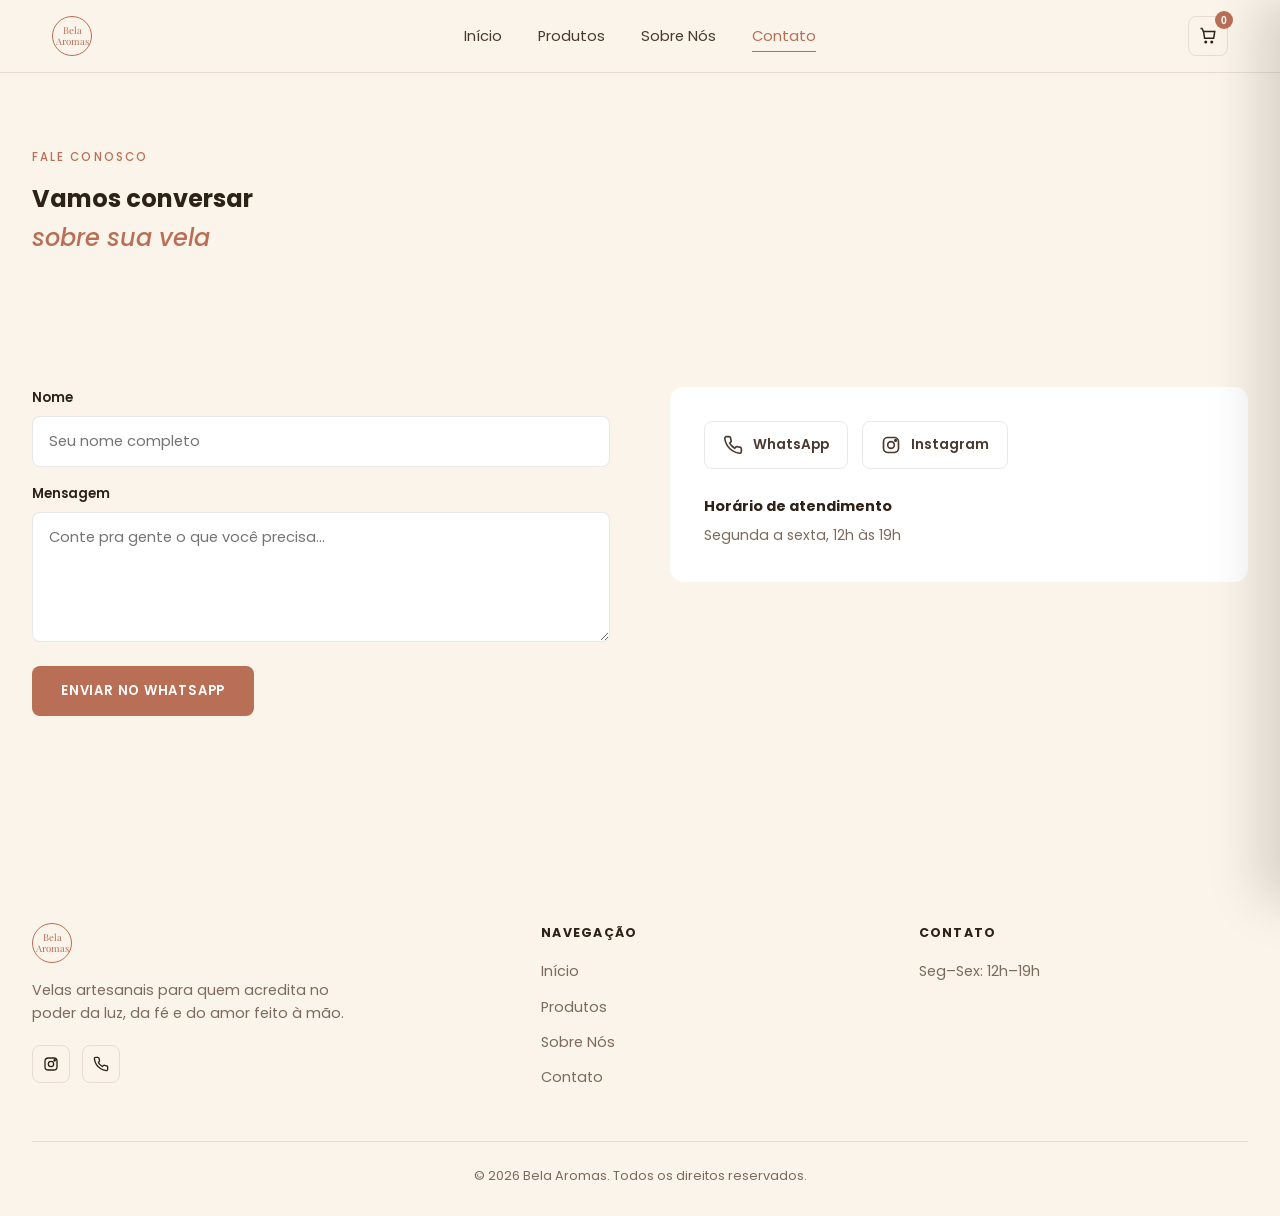
<file: contato.html>
<!DOCTYPE html>
<html lang="pt-BR">
<head>
  <meta charset="UTF-8">
  <meta name="viewport" content="width=device-width, initial-scale=1.0">
  <title>Contato — Bela Aromas</title>
  <link rel="stylesheet" href="css/style.css">
  <style>
    .contact-section { padding: 90px 32px; }
    .contact-grid {
      max-width: var(--max-width); margin: 0 auto;
      display: grid; grid-template-columns: 1fr 1fr; gap: 60px;
    }
    .contact-form { display: flex; flex-direction: column; gap: 16px; }
    .contact-form label { font-size: 0.82rem; font-weight: 600; color: var(--brown-900); margin-bottom: -8px; }
    .contact-form input, .contact-form textarea {
      padding: 14px 16px; border-radius: var(--radius-sm); border: 1px solid var(--border-soft);
      font-family: var(--font-body); font-size: 0.92rem; background: var(--white); width: 100%;
    }
    .contact-form textarea { min-height: 130px; resize: vertical; }
    .contact-form input:focus, .contact-form textarea:focus { outline: 2px solid var(--terracotta); outline-offset: 1px; }
    .contact-info-card {
      background: var(--white); border-radius: var(--radius-md); padding: 34px;
      display: flex; flex-direction: column; gap: 22px; height: fit-content;
    }
    .contact-icons-row { display: flex; gap: 14px; margin-bottom: 4px; }
    .contact-icon-btn {
      display: flex; align-items: center; gap: 10px;
      padding: 12px 18px; border: 1px solid var(--border-soft); border-radius: var(--radius-sm);
      color: var(--brown-700); font-size: 0.85rem; font-weight: 600;
      transition: all 0.2s ease;
    }
    .contact-icon-btn:hover {
      border-color: var(--terracotta); color: var(--terracotta-dark); background: var(--blush);
      transform: translateY(-2px);
    }
    .contact-info-item strong { display: block; font-size: 0.9rem; color: var(--brown-900); margin-bottom: 4px; }
    .contact-info-item span { font-size: 0.88rem; color: var(--brown-500); }
    @media (max-width: 900px) { .contact-grid { grid-template-columns: 1fr; } }
  </style>
</head>
<body>

  <header class="site-header">
    <nav class="nav">
      <a href="index.html" class="logo"><span class="logo-badge">Bela<br>Aromas</span></a>
      <ul class="nav-links" id="nav-links">
        <li><a href="index.html">Início</a></li>
        <li><a href="produtos.html">Produtos</a></li>
        <li><a href="sobre.html">Sobre Nós</a></li>
        <li><a href="contato.html" class="active">Contato</a></li>
      </ul>
      <div class="nav-icons">
        <button class="cart-btn" id="cart-btn" aria-label="Abrir carrinho">
          <svg width="18" height="18" viewBox="0 0 24 24" fill="none" stroke="currentColor" stroke-width="2">
            <path d="M6 6h15l-1.5 9h-12z"/><path d="M6 6L4 2H2"/><circle cx="9" cy="20" r="1"/><circle cx="17" cy="20" r="1"/>
          </svg>
          <span class="cart-count" id="cart-count">0</span>
        </button>
        <button class="menu-toggle" id="menu-toggle" aria-label="Abrir menu">
          <svg width="22" height="22" viewBox="0 0 24 24" fill="none" stroke="currentColor" stroke-width="2">
            <line x1="3" y1="6" x2="21" y2="6"/><line x1="3" y1="12" x2="21" y2="12"/><line x1="3" y1="18" x2="21" y2="18"/>
          </svg>
        </button>
      </div>
    </nav>
  </header>

  <section class="collection-hero">
    <div class="section-head align-left">
      <span class="eyebrow">Fale Conosco</span>
      <h1>Vamos conversar<br><span class="italic">sobre sua vela</span></h1>
    </div>
  </section>

  <section class="contact-section">
    <div class="contact-grid">
      <form class="contact-form" id="contact-form">
        <label for="name">Nome</label>
        <input type="text" id="name" placeholder="Seu nome completo" required>

        <label for="message">Mensagem</label>
        <textarea id="message" placeholder="Conte pra gente o que você precisa..." required></textarea>

        <button type="submit" class="btn btn-primary" style="margin-top:8px; align-self:flex-start;">Enviar no WhatsApp</button>
        <p class="form-msg" id="contact-msg"></p>
      </form>

      <div class="contact-info-card">
        <div class="contact-icons-row">
          <a href="https://wa.me/5537998332591" target="_blank" rel="noopener" class="contact-icon-btn" aria-label="WhatsApp">
            <svg width="20" height="20" viewBox="0 0 24 24" fill="none" stroke="currentColor" stroke-width="2"><path d="M22 16.9v3a2 2 0 0 1-2.2 2 19.8 19.8 0 0 1-8.6-3.1 19.5 19.5 0 0 1-6-6A19.8 19.8 0 0 1 2.1 4.2 2 2 0 0 1 4.1 2h3a2 2 0 0 1 2 1.7c.1.9.3 1.8.6 2.7a2 2 0 0 1-.5 2.1L8 9.8a16 16 0 0 0 6 6l1.3-1.3a2 2 0 0 1 2.1-.5c.9.3 1.8.5 2.7.6a2 2 0 0 1 1.9 2.3z"/></svg>
            <span>WhatsApp</span>
          </a>
          <a href="https://www.instagram.com/_bela.aromas/" target="_blank" rel="noopener" class="contact-icon-btn" aria-label="Instagram">
            <svg width="20" height="20" viewBox="0 0 24 24" fill="none" stroke="currentColor" stroke-width="2"><rect x="3" y="3" width="18" height="18" rx="5"/><circle cx="12" cy="12" r="4"/><circle cx="17.5" cy="6.5" r="1"/></svg>
            <span>Instagram</span>
          </a>
        </div>
        <div class="contact-info-item">
          <strong>Horário de atendimento</strong>
          <span>Segunda a sexta, 12h às 19h</span>
        </div>
      </div>
    </div>
  </section>

  <footer class="site-footer">
    <div class="footer-grid">
      <div class="footer-brand">
        <span class="logo-badge">Bela<br>Aromas</span>
        <p>Velas artesanais para quem acredita no poder da luz, da fé e do amor feito à mão.</p>
        <div class="footer-socials">
          <a href="https://www.instagram.com/_bela.aromas/" target="_blank" rel="noopener" aria-label="Instagram">
            <svg width="16" height="16" viewBox="0 0 24 24" fill="none" stroke="currentColor" stroke-width="2"><rect x="3" y="3" width="18" height="18" rx="5"/><circle cx="12" cy="12" r="4"/><circle cx="17.5" cy="6.5" r="1"/></svg>
          </a>
          <a href="https://wa.me/5537998332591" target="_blank" rel="noopener" aria-label="WhatsApp">
            <svg width="16" height="16" viewBox="0 0 24 24" fill="none" stroke="currentColor" stroke-width="2"><path d="M22 16.9v3a2 2 0 0 1-2.2 2 19.8 19.8 0 0 1-8.6-3.1 19.5 19.5 0 0 1-6-6A19.8 19.8 0 0 1 2.1 4.2 2 2 0 0 1 4.1 2h3a2 2 0 0 1 2 1.7c.1.9.3 1.8.6 2.7a2 2 0 0 1-.5 2.1L8 9.8a16 16 0 0 0 6 6l1.3-1.3a2 2 0 0 1 2.1-.5c.9.3 1.8.5 2.7.6a2 2 0 0 1 1.9 2.3z"/></svg>
          </a>
        </div>
      </div>
      <div class="footer-col">
        <h4>Navegação</h4>
        <ul>
          <li><a href="index.html">Início</a></li>
          <li><a href="produtos.html">Produtos</a></li>
          <li><a href="sobre.html">Sobre Nós</a></li>
          <li><a href="contato.html">Contato</a></li>
        </ul>
      </div>
      <div class="footer-col">
        <h4>Contato</h4>
        <ul>
          <li>Seg–Sex: 12h–19h</li>
        </ul>
      </div>
    </div>
    <div class="footer-bottom">© 2026 Bela Aromas. Todos os direitos reservados.</div>
  </footer>

  <div class="cart-overlay" id="cart-overlay"></div>
  <aside class="cart-drawer" id="cart-drawer">
    <div class="cart-header">
      <h3>Seu Carrinho</h3>
      <button class="cart-close" id="cart-close" aria-label="Fechar carrinho">✕</button>
    </div>
    <div class="cart-items" id="cart-items"></div>
    <div class="cart-footer">
      <div class="cart-total"><span>Total</span><span id="cart-total-value">R$ 0,00</span></div>
      <button class="btn btn-primary" onclick="openCheckout()">Finalizar Compra</button>
    </div>
  </aside>
  <!-- ===== Modal de checkout (WhatsApp) ===== -->
    <div class="checkout-overlay" id="checkout-overlay"></div>
  <div class="checkout-modal" id="checkout-modal">
    <div class="checkout-header">
      <h3>Finalizar Pedido</h3>
      <button class="checkout-close" id="checkout-close" aria-label="Fechar">✕</button>
    </div>
    <div class="checkout-body">
      <div class="checkout-summary" id="checkout-summary"></div>
      <div class="checkout-total-row">
        <span>Total</span>
        <span id="checkout-total-value">R$ 0,00</span>
      </div>

      <form class="checkout-form" id="checkout-form">
        <label class="field-label" for="checkout-name">Seu nome</label>
        <input type="text" id="checkout-name" placeholder="Como podemos te chamar?" required>

        <label class="field-label">Endereço para entrega (ou deixe em branco se for retirar na loja)</label>
        <div class="address-grid">
          <input type="text" id="checkout-street" placeholder="Rua">
          <input type="text" id="checkout-number" placeholder="Número">
        </div>
        <div class="address-grid">
          <input type="text" id="checkout-neighborhood" placeholder="Bairro">
          <input type="text" id="checkout-city" placeholder="Cidade">
        </div>

        <label class="field-label">Forma de pagamento</label>
        <div class="payment-options">
          <label class="payment-option" id="payment-cash-label">
            <input type="radio" name="payment" value="Dinheiro" id="payment-cash" disabled>
            <span>💵 Dinheiro (retirada)</span>
          </label>
          <label class="payment-option">
            <input type="radio" name="payment" value="Online" id="payment-online" checked>
            <span>💳 Pagar Online</span>
          </label>
        </div>
        <p class="cash-hint" id="cash-city-hint">Pagamento em dinheiro disponível apenas para entregas em Maravilhas/MG. Informe a cidade acima para liberar essa opção.</p>
        <p class="online-hint" id="online-hint">Você será levado(a) para a página segura do Mercado Pago, onde pode escolher Pix ou Cartão. Cartão disponível para pedidos a partir de R$ 50,00.</p>

        <label class="field-label" for="checkout-notes">Observações (opcional)</label>
        <textarea id="checkout-notes" placeholder="Complemento do endereço, cor da vela, horário..."></textarea>

        <div id="checkout-error" style="color:#B54B3F; font-size:0.85rem; display:none; margin-bottom:8px;"></div>

        <button type="submit" class="btn btn-primary" id="checkout-submit-btn">Continuar</button>
        <p class="checkout-hint">Você será direcionado ao WhatsApp da Bela Aromas para confirmar seu pedido.</p>
      </form>
    </div>
  </div>

  <script src="js/products-loader.js"></script>
  <script src="js/main.js"></script>
  <script>
    document.getElementById("contact-form").addEventListener("submit", function(e) {
      e.preventDefault();
      const name = document.getElementById("name").value.trim();
      const message = document.getElementById("message").value.trim();

      const text = `Olá! Meu nome é *${name}* e gostaria de falar com a Bela Aromas 🕯️\n\n${message}`;
      const url = `https://wa.me/5537998332591?text=${encodeURIComponent(text)}`;

      window.open(url, "_blank");
      document.getElementById("contact-msg").textContent = "Você será direcionado ao WhatsApp para enviar sua mensagem. 🕯️";
      this.reset();
    });
  </script>
</body>
</html>
</file>
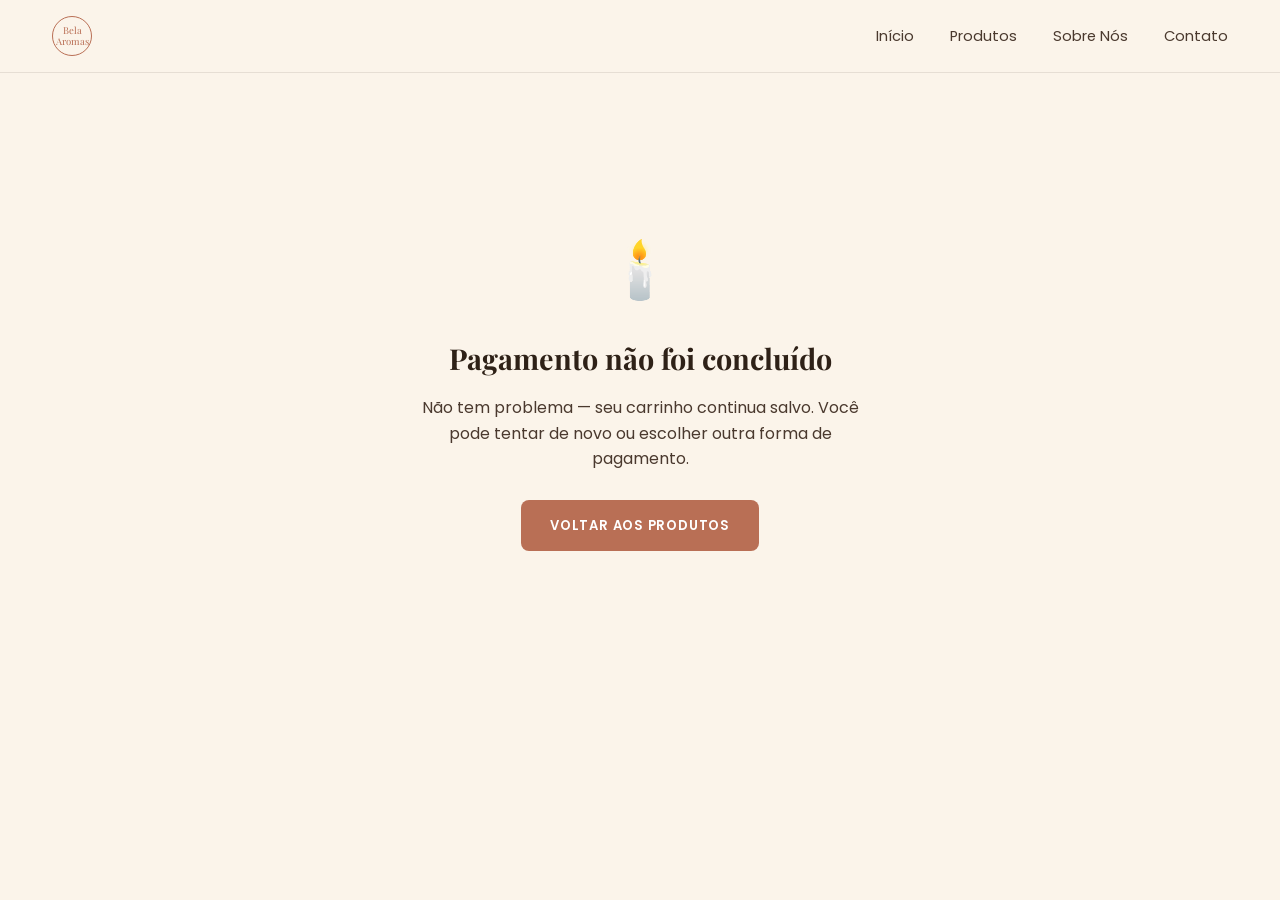
<file: falha.html>
<!DOCTYPE html>
<html lang="pt-BR">
<head>
  <meta charset="UTF-8">
  <meta name="viewport" content="width=device-width, initial-scale=1.0">
  <title>Pagamento não concluído — Bela Aromas</title>
  <link rel="stylesheet" href="css/style.css">
  <style>
    .result-section {
      min-height: 70vh;
      display: flex;
      align-items: center;
      justify-content: center;
      padding: 60px 24px;
      text-align: center;
    }
    .result-card { max-width: 480px; }
    .result-icon { font-size: 3.5rem; margin-bottom: 20px; }
    .result-card h1 {
      font-family: var(--font-display);
      font-size: 1.8rem;
      margin-bottom: 14px;
    }
    .result-card p {
      color: var(--brown-700);
      margin-bottom: 28px;
    }
  </style>
</head>
<body>

  <header class="site-header">
    <nav class="nav">
      <a href="index.html" class="logo"><span class="logo-badge">Bela<br>Aromas</span></a>
      <ul class="nav-links" id="nav-links">
        <li><a href="index.html">Início</a></li>
        <li><a href="produtos.html">Produtos</a></li>
        <li><a href="sobre.html">Sobre Nós</a></li>
        <li><a href="contato.html">Contato</a></li>
      </ul>
    </nav>
  </header>

  <section class="result-section">
    <div class="result-card">
      <div class="result-icon">🕯️</div>
      <h1>Pagamento não foi concluído</h1>
      <p>Não tem problema — seu carrinho continua salvo. Você pode tentar de novo ou escolher outra forma de pagamento.</p>
      <a href="produtos.html" class="btn btn-primary">Voltar aos Produtos</a>
    </div>
  </section>

</body>
</html>
</file>
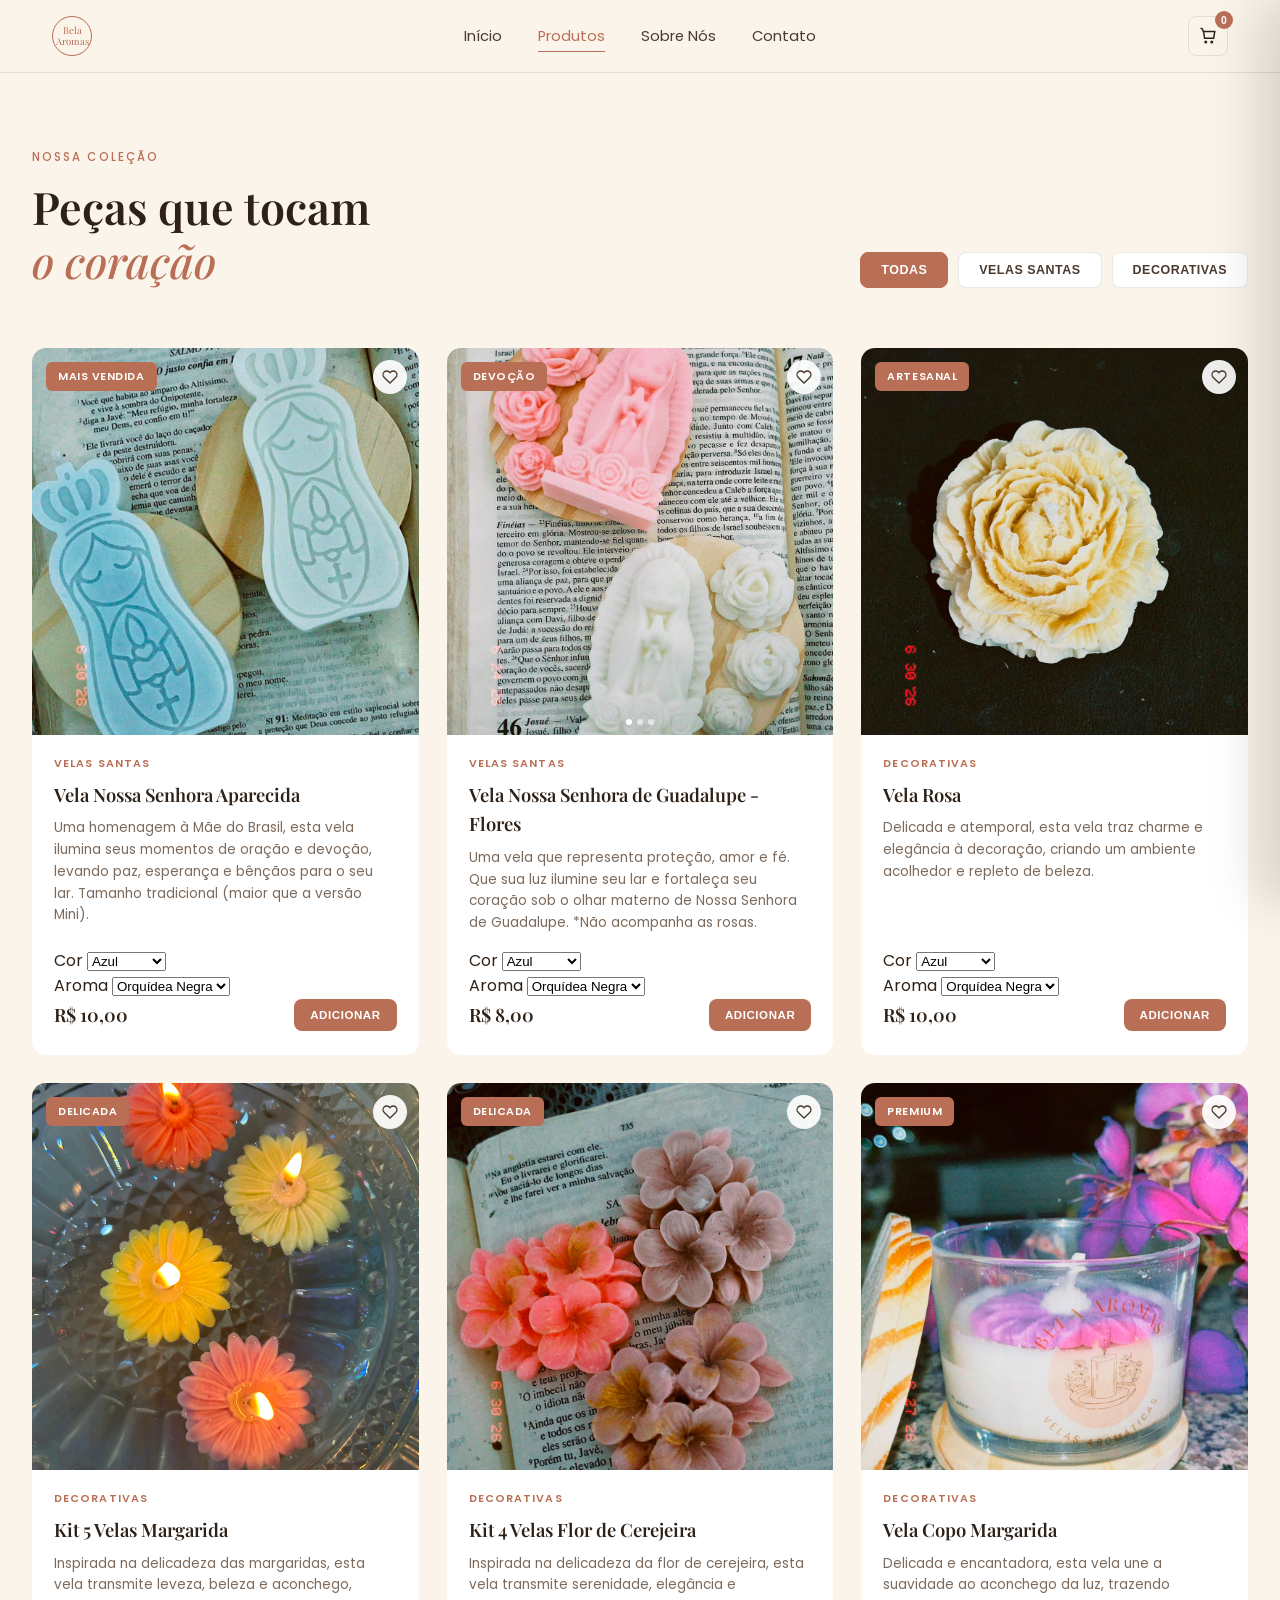
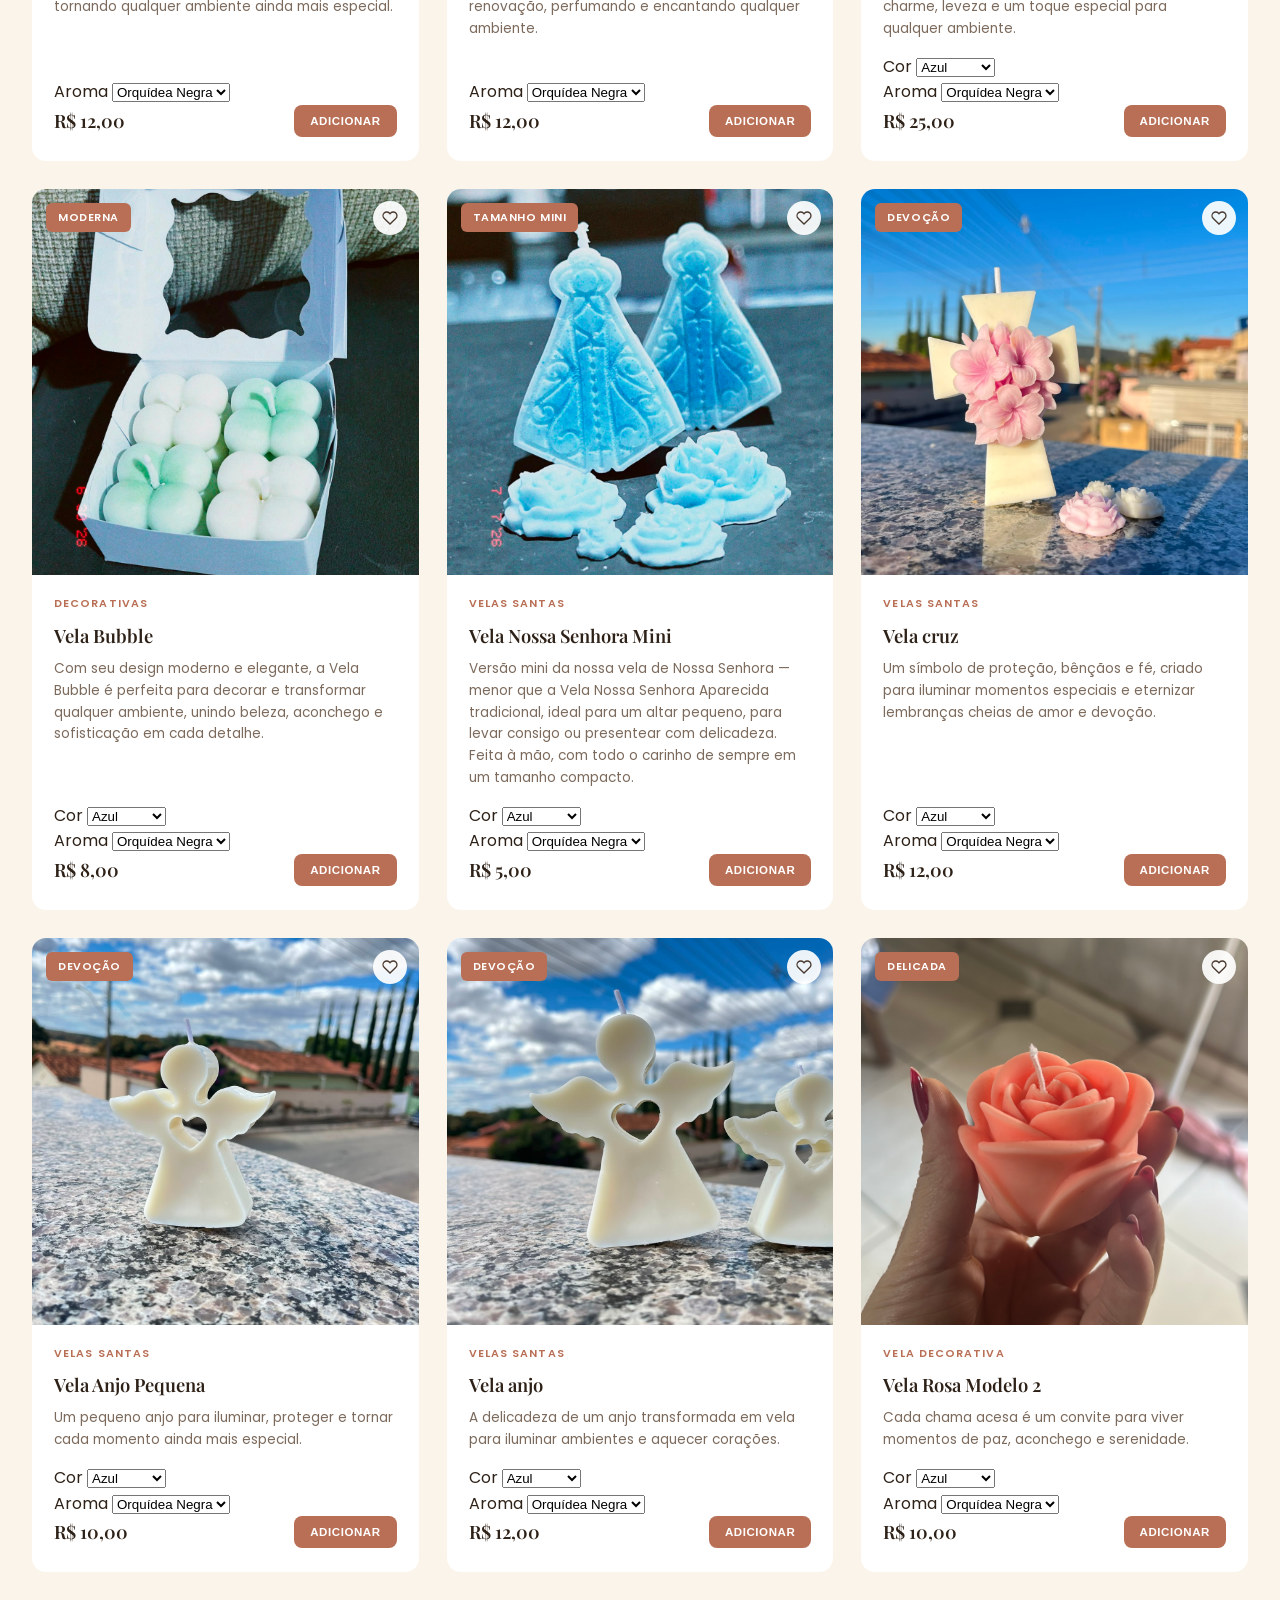
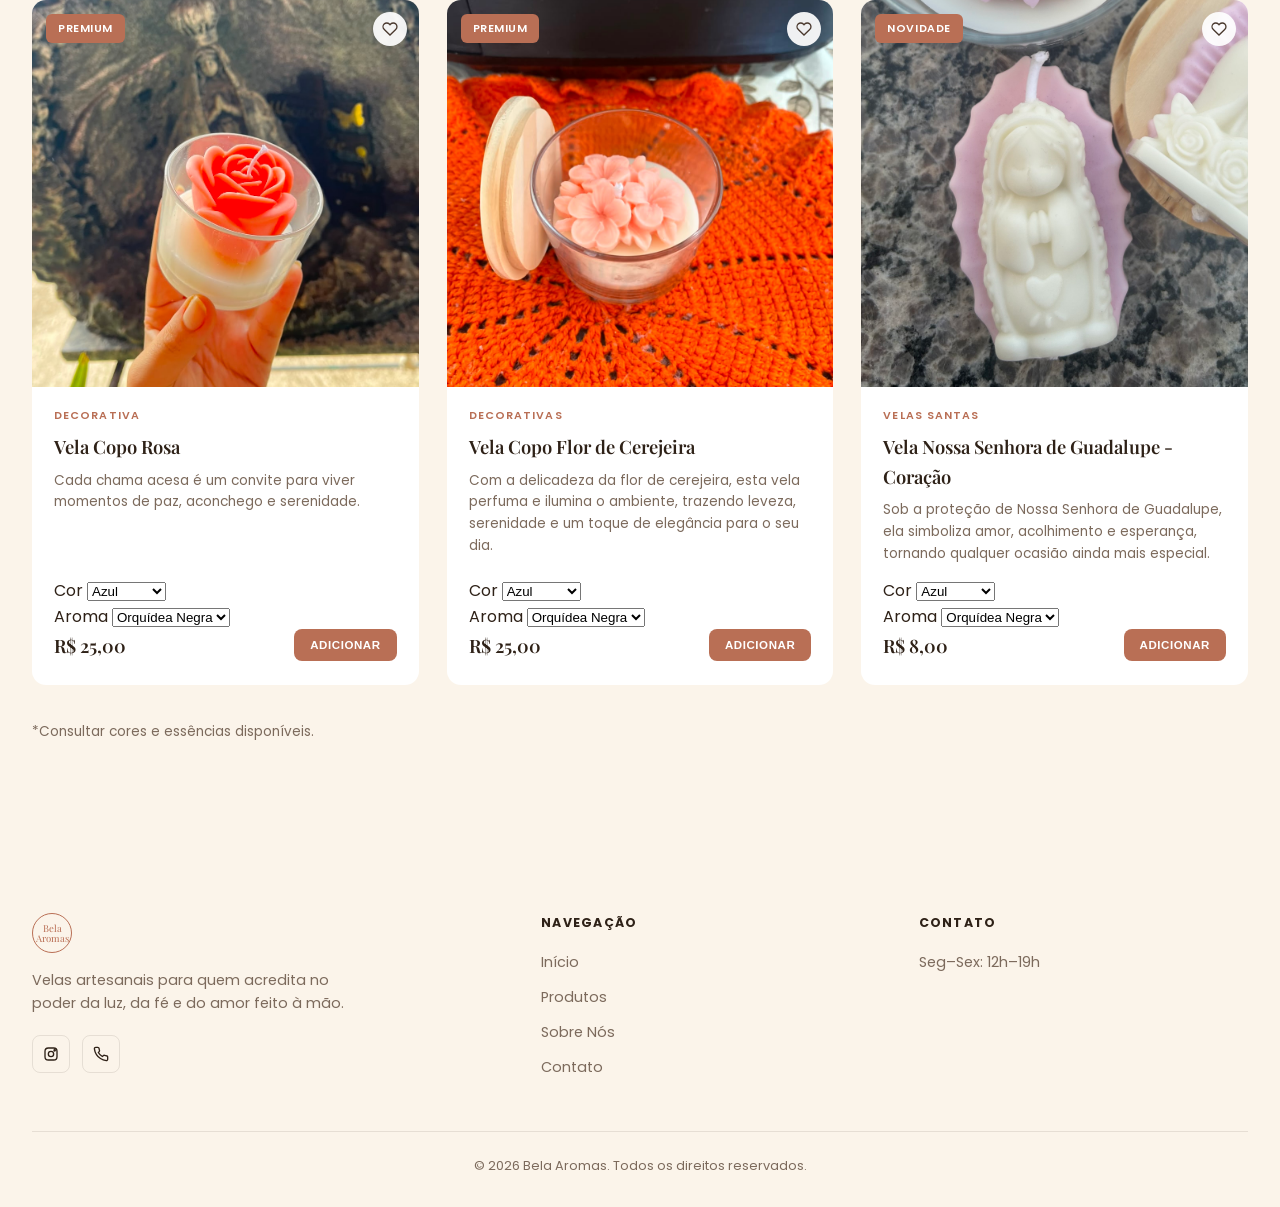
<file: produtos.html>
<!DOCTYPE html>
<html lang="pt-BR">
<head>
  <meta charset="UTF-8">
  <meta name="viewport" content="width=device-width, initial-scale=1.0">
  <title>Produtos — Bela Aromas</title>
  <meta name="description" content="Conheça nossa coleção de velas artesanais: velas santas, decorativas e kits presente.">
  <link rel="stylesheet" href="css/style.css">
</head>
<body>

  <!-- ===== Header ===== -->
  <header class="site-header">
    <nav class="nav">
      <a href="index.html" class="logo">
        <span class="logo-badge">Bela<br>Aromas</span>
      </a>

      <ul class="nav-links" id="nav-links">
        <li><a href="index.html">Início</a></li>
        <li><a href="produtos.html" class="active">Produtos</a></li>
        <li><a href="sobre.html">Sobre Nós</a></li>
        <li><a href="contato.html">Contato</a></li>
      </ul>

      <div class="nav-icons">
        <button class="cart-btn" id="cart-btn" aria-label="Abrir carrinho">
          <svg width="18" height="18" viewBox="0 0 24 24" fill="none" stroke="currentColor" stroke-width="2">
            <path d="M6 6h15l-1.5 9h-12z"/><path d="M6 6L4 2H2"/>
            <circle cx="9" cy="20" r="1"/><circle cx="17" cy="20" r="1"/>
          </svg>
          <span class="cart-count" id="cart-count">0</span>
        </button>
        <button class="menu-toggle" id="menu-toggle" aria-label="Abrir menu">
          <svg width="22" height="22" viewBox="0 0 24 24" fill="none" stroke="currentColor" stroke-width="2">
            <line x1="3" y1="6" x2="21" y2="6"/><line x1="3" y1="12" x2="21" y2="12"/><line x1="3" y1="18" x2="21" y2="18"/>
          </svg>
        </button>
      </div>
    </nav>
  </header>

  <!-- ===== Hero da coleção ===== -->
  <section class="collection-hero">
    <div class="collection-head">
      <div class="section-head align-left">
        <span class="eyebrow">Nossa Coleção</span>
        <h1>Peças que tocam<br><span class="italic">o coração</span></h1>
      </div>
      <div class="filters">
        <button class="filter-btn active" data-filter="todas">Todas</button>
        <button class="filter-btn" data-filter="velas-santas">Velas Santas</button>
        <button class="filter-btn" data-filter="decorativas">Decorativas</button>
      </div>
    </div>
  </section>

  <!-- ===== Grid de produtos (renderizado via JS) ===== -->
  <section class="products-section">
    <div class="products-grid" id="products-grid"></div>
    <p style="max-width:var(--max-width); margin:36px auto 0; padding:0 0; font-size:0.85rem; color:var(--brown-500);">*Consultar cores e essências disponíveis.</p>
  </section>

  <!-- ===== Footer ===== -->
  <footer class="site-footer">
    <div class="footer-grid">
      <div class="footer-brand">
        <span class="logo-badge">Bela<br>Aromas</span>
        <p>Velas artesanais para quem acredita no poder da luz, da fé e do amor feito à mão.</p>
        <div class="footer-socials">
          <a href="https://www.instagram.com/_bela.aromas/" target="_blank" rel="noopener" aria-label="Instagram">
            <svg width="16" height="16" viewBox="0 0 24 24" fill="none" stroke="currentColor" stroke-width="2"><rect x="3" y="3" width="18" height="18" rx="5"/><circle cx="12" cy="12" r="4"/><circle cx="17.5" cy="6.5" r="1"/></svg>
          </a>
          <a href="https://wa.me/5537998332591" target="_blank" rel="noopener" aria-label="WhatsApp">
            <svg width="16" height="16" viewBox="0 0 24 24" fill="none" stroke="currentColor" stroke-width="2"><path d="M22 16.9v3a2 2 0 0 1-2.2 2 19.8 19.8 0 0 1-8.6-3.1 19.5 19.5 0 0 1-6-6A19.8 19.8 0 0 1 2.1 4.2 2 2 0 0 1 4.1 2h3a2 2 0 0 1 2 1.7c.1.9.3 1.8.6 2.7a2 2 0 0 1-.5 2.1L8 9.8a16 16 0 0 0 6 6l1.3-1.3a2 2 0 0 1 2.1-.5c.9.3 1.8.5 2.7.6a2 2 0 0 1 1.9 2.3z"/></svg>
          </a>
        </div>
      </div>
      <div class="footer-col">
        <h4>Navegação</h4>
        <ul>
          <li><a href="index.html">Início</a></li>
          <li><a href="produtos.html">Produtos</a></li>
          <li><a href="sobre.html">Sobre Nós</a></li>
          <li><a href="contato.html">Contato</a></li>
        </ul>
      </div>
      <div class="footer-col">
        <h4>Contato</h4>
        <ul>
          <li>Seg–Sex: 12h–19h</li>
        </ul>
      </div>
    </div>
    <div class="footer-bottom">
      © 2026 Bela Aromas. Todos os direitos reservados.
    </div>
  </footer>

  <!-- ===== Carrinho lateral ===== -->
  <div class="cart-overlay" id="cart-overlay"></div>
  <aside class="cart-drawer" id="cart-drawer">
    <div class="cart-header">
      <h3>Seu Carrinho</h3>
      <button class="cart-close" id="cart-close" aria-label="Fechar carrinho">✕</button>
    </div>
    <div class="cart-items" id="cart-items"></div>
    <div class="cart-footer">
      <div class="cart-total">
        <span>Total</span>
        <span id="cart-total-value">R$ 0,00</span>
      </div>
      <button class="btn btn-primary" onclick="openCheckout()">Finalizar Compra</button>
    </div>
  </aside>
  <!-- ===== Modal de checkout (WhatsApp) ===== -->
    <div class="checkout-overlay" id="checkout-overlay"></div>
  <div class="checkout-modal" id="checkout-modal">
    <div class="checkout-header">
      <h3>Finalizar Pedido</h3>
      <button class="checkout-close" id="checkout-close" aria-label="Fechar">✕</button>
    </div>
    <div class="checkout-body">
      <div class="checkout-summary" id="checkout-summary"></div>
      <div class="checkout-total-row">
        <span>Total</span>
        <span id="checkout-total-value">R$ 0,00</span>
      </div>

      <form class="checkout-form" id="checkout-form">
        <label class="field-label" for="checkout-name">Seu nome</label>
        <input type="text" id="checkout-name" placeholder="Como podemos te chamar?" required>

        <label class="field-label">Endereço para entrega (ou deixe em branco se for retirar na loja)</label>
        <div class="address-grid">
          <input type="text" id="checkout-street" placeholder="Rua">
          <input type="text" id="checkout-number" placeholder="Número">
        </div>
        <div class="address-grid">
          <input type="text" id="checkout-neighborhood" placeholder="Bairro">
          <input type="text" id="checkout-city" placeholder="Cidade">
        </div>

        <label class="field-label">Forma de pagamento</label>
        <div class="payment-options">
          <label class="payment-option" id="payment-cash-label">
            <input type="radio" name="payment" value="Dinheiro" id="payment-cash" disabled>
            <span>💵 Dinheiro (retirada)</span>
          </label>
          <label class="payment-option">
            <input type="radio" name="payment" value="Online" id="payment-online" checked>
            <span>💳 Pagar Online</span>
          </label>
        </div>
        <p class="cash-hint" id="cash-city-hint">Pagamento em dinheiro disponível apenas para entregas em Maravilhas/MG. Informe a cidade acima para liberar essa opção.</p>
        <p class="online-hint" id="online-hint">Você será levado(a) para a página segura do Mercado Pago, onde pode escolher Pix ou Cartão. Cartão disponível para pedidos a partir de R$ 50,00.</p>

        <label class="field-label" for="checkout-notes">Observações (opcional)</label>
        <textarea id="checkout-notes" placeholder="Complemento do endereço, cor da vela, horário..."></textarea>

        <div id="checkout-error" style="color:#B54B3F; font-size:0.85rem; display:none; margin-bottom:8px;"></div>

        <button type="submit" class="btn btn-primary" id="checkout-submit-btn">Continuar</button>
        <p class="checkout-hint">Você será direcionado ao WhatsApp da Bela Aromas para confirmar seu pedido.</p>
      </form>
    </div>
  </div>

  <script src="js/products-loader.js"></script>
  <script src="js/main.js"></script>
</body>
</html>
</file>
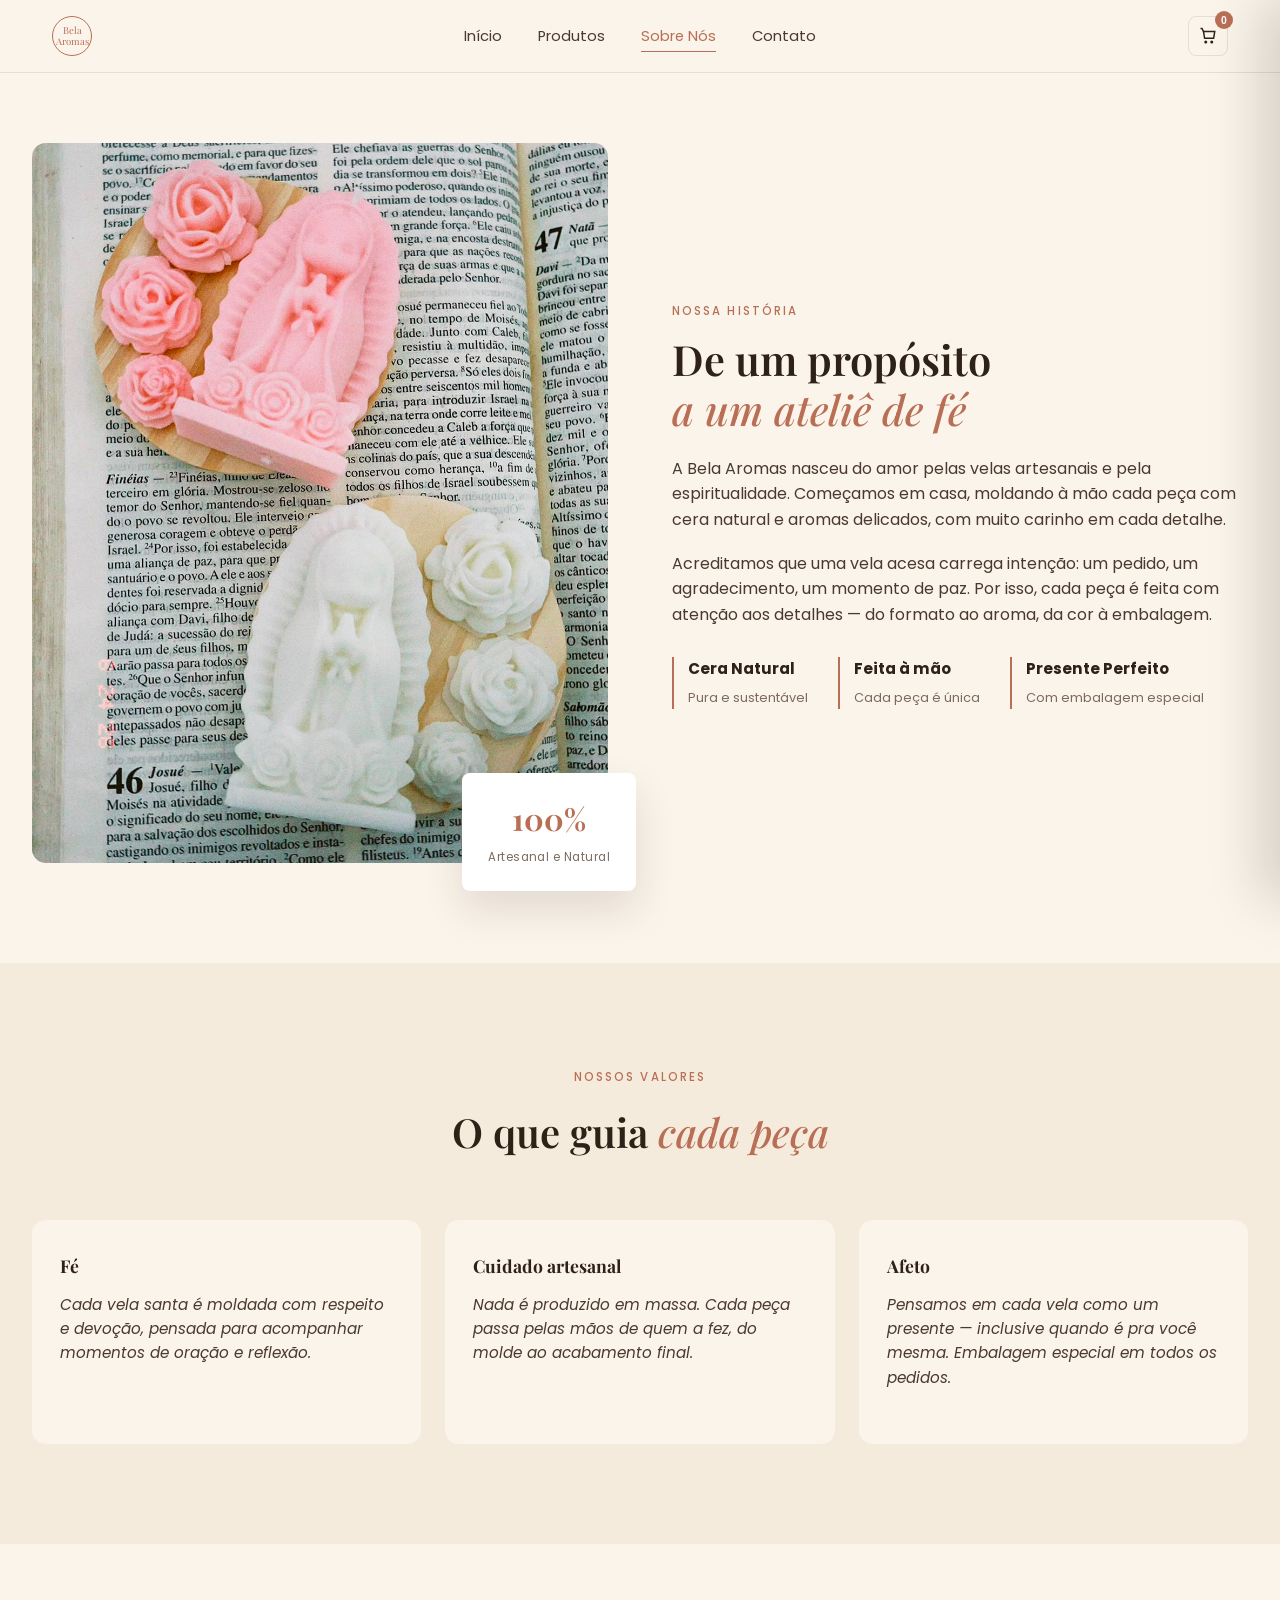
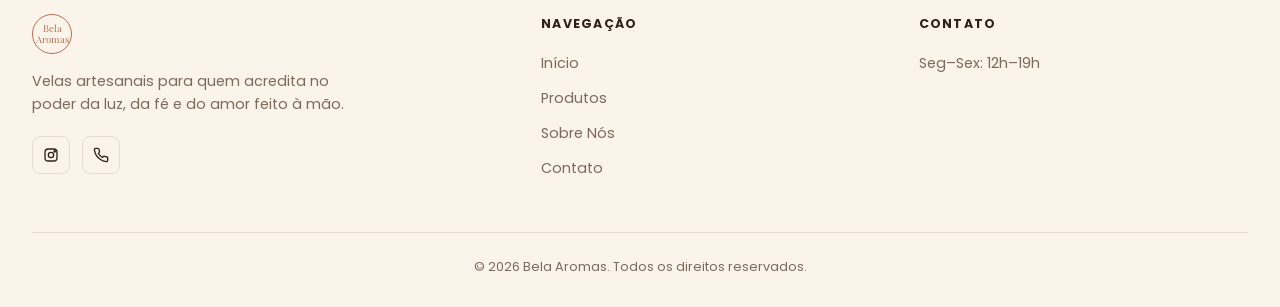
<file: sobre.html>
<!DOCTYPE html>
<html lang="pt-BR">
<head>
  <meta charset="UTF-8">
  <meta name="viewport" content="width=device-width, initial-scale=1.0">
  <title>Sobre Nós — Bela Aromas</title>
  <link rel="stylesheet" href="css/style.css">
</head>
<body>

  <header class="site-header">
    <nav class="nav">
      <a href="index.html" class="logo"><span class="logo-badge">Bela<br>Aromas</span></a>
      <ul class="nav-links" id="nav-links">
        <li><a href="index.html">Início</a></li>
        <li><a href="produtos.html">Produtos</a></li>
        <li><a href="sobre.html" class="active">Sobre Nós</a></li>
        <li><a href="contato.html">Contato</a></li>
      </ul>
      <div class="nav-icons">
        <button class="cart-btn" id="cart-btn" aria-label="Abrir carrinho">
          <svg width="18" height="18" viewBox="0 0 24 24" fill="none" stroke="currentColor" stroke-width="2">
            <path d="M6 6h15l-1.5 9h-12z"/><path d="M6 6L4 2H2"/><circle cx="9" cy="20" r="1"/><circle cx="17" cy="20" r="1"/>
          </svg>
          <span class="cart-count" id="cart-count">0</span>
        </button>
        <button class="menu-toggle" id="menu-toggle" aria-label="Abrir menu">
          <svg width="22" height="22" viewBox="0 0 24 24" fill="none" stroke="currentColor" stroke-width="2">
            <line x1="3" y1="6" x2="21" y2="6"/><line x1="3" y1="12" x2="21" y2="12"/><line x1="3" y1="18" x2="21" y2="18"/>
          </svg>
        </button>
      </div>
    </nav>
  </header>

  <section class="about" style="padding-top:70px;">
    <div class="about-grid">
      <div class="about-image-wrap">
        <img src="img/vela-guadalupe.jpeg" alt="Vela Nossa Senhora de Guadalupe artesanal Bela Aromas">
        <div class="about-badge">
          <strong>100%</strong>
          <span>Artesanal e Natural</span>
        </div>
      </div>
      <div>
        <span class="eyebrow">Nossa história</span>
        <h2>De um propósito<br><span class="italic">a um ateliê de fé</span></h2>
        <p>A Bela Aromas nasceu do amor pelas velas artesanais e pela espiritualidade. Começamos em casa, moldando à mão cada peça com cera natural e aromas delicados, com muito carinho em cada detalhe.</p>
        <p>Acreditamos que uma vela acesa carrega intenção: um pedido, um agradecimento, um momento de paz. Por isso, cada peça é feita com atenção aos detalhes — do formato ao aroma, da cor à embalagem.</p>
        <div class="about-features">
          <div><strong>Cera Natural</strong><span>Pura e sustentável</span></div>
          <div><strong>Feita à mão</strong><span>Cada peça é única</span></div>
          <div><strong>Presente Perfeito</strong><span>Com embalagem especial</span></div>
        </div>
      </div>
    </div>
  </section>

  <section class="testimonials">
    <div class="section-head">
      <span class="eyebrow">Nossos valores</span>
      <h2>O que guia <span class="italic">cada peça</span></h2>
    </div>
    <div class="testimonial-grid">
      <div class="testimonial-card">
        <h3 style="font-family:var(--font-display); font-size:1.1rem; margin-bottom:12px;">Fé</h3>
        <p>Cada vela santa é moldada com respeito e devoção, pensada para acompanhar momentos de oração e reflexão.</p>
      </div>
      <div class="testimonial-card">
        <h3 style="font-family:var(--font-display); font-size:1.1rem; margin-bottom:12px;">Cuidado artesanal</h3>
        <p>Nada é produzido em massa. Cada peça passa pelas mãos de quem a fez, do molde ao acabamento final.</p>
      </div>
      <div class="testimonial-card">
        <h3 style="font-family:var(--font-display); font-size:1.1rem; margin-bottom:12px;">Afeto</h3>
        <p>Pensamos em cada vela como um presente — inclusive quando é pra você mesma. Embalagem especial em todos os pedidos.</p>
      </div>
    </div>
  </section>

  <footer class="site-footer">
    <div class="footer-grid">
      <div class="footer-brand">
        <span class="logo-badge">Bela<br>Aromas</span>
        <p>Velas artesanais para quem acredita no poder da luz, da fé e do amor feito à mão.</p>
        <div class="footer-socials">
          <a href="https://www.instagram.com/_bela.aromas/" target="_blank" rel="noopener" aria-label="Instagram">
            <svg width="16" height="16" viewBox="0 0 24 24" fill="none" stroke="currentColor" stroke-width="2"><rect x="3" y="3" width="18" height="18" rx="5"/><circle cx="12" cy="12" r="4"/><circle cx="17.5" cy="6.5" r="1"/></svg>
          </a>
          <a href="https://wa.me/5537998332591" target="_blank" rel="noopener" aria-label="WhatsApp">
            <svg width="16" height="16" viewBox="0 0 24 24" fill="none" stroke="currentColor" stroke-width="2"><path d="M22 16.9v3a2 2 0 0 1-2.2 2 19.8 19.8 0 0 1-8.6-3.1 19.5 19.5 0 0 1-6-6A19.8 19.8 0 0 1 2.1 4.2 2 2 0 0 1 4.1 2h3a2 2 0 0 1 2 1.7c.1.9.3 1.8.6 2.7a2 2 0 0 1-.5 2.1L8 9.8a16 16 0 0 0 6 6l1.3-1.3a2 2 0 0 1 2.1-.5c.9.3 1.8.5 2.7.6a2 2 0 0 1 1.9 2.3z"/></svg>
          </a>
        </div>
      </div>
      <div class="footer-col">
        <h4>Navegação</h4>
        <ul>
          <li><a href="index.html">Início</a></li>
          <li><a href="produtos.html">Produtos</a></li>
          <li><a href="sobre.html">Sobre Nós</a></li>
          <li><a href="contato.html">Contato</a></li>
        </ul>
      </div>
      <div class="footer-col">
        <h4>Contato</h4>
        <ul>
          <li>Seg–Sex: 12h–19h</li>
        </ul>
      </div>
    </div>
    <div class="footer-bottom">© 2026 Bela Aromas. Todos os direitos reservados.</div>
  </footer>

  <div class="cart-overlay" id="cart-overlay"></div>
  <aside class="cart-drawer" id="cart-drawer">
    <div class="cart-header">
      <h3>Seu Carrinho</h3>
      <button class="cart-close" id="cart-close" aria-label="Fechar carrinho">✕</button>
    </div>
    <div class="cart-items" id="cart-items"></div>
    <div class="cart-footer">
      <div class="cart-total"><span>Total</span><span id="cart-total-value">R$ 0,00</span></div>
      <button class="btn btn-primary" onclick="openCheckout()">Finalizar Compra</button>
    </div>
  </aside>
  <!-- ===== Modal de checkout (WhatsApp) ===== -->
    <div class="checkout-overlay" id="checkout-overlay"></div>
  <div class="checkout-modal" id="checkout-modal">
    <div class="checkout-header">
      <h3>Finalizar Pedido</h3>
      <button class="checkout-close" id="checkout-close" aria-label="Fechar">✕</button>
    </div>
    <div class="checkout-body">
      <div class="checkout-summary" id="checkout-summary"></div>
      <div class="checkout-total-row">
        <span>Total</span>
        <span id="checkout-total-value">R$ 0,00</span>
      </div>

      <form class="checkout-form" id="checkout-form">
        <label class="field-label" for="checkout-name">Seu nome</label>
        <input type="text" id="checkout-name" placeholder="Como podemos te chamar?" required>

        <label class="field-label">Endereço para entrega (ou deixe em branco se for retirar na loja)</label>
        <div class="address-grid">
          <input type="text" id="checkout-street" placeholder="Rua">
          <input type="text" id="checkout-number" placeholder="Número">
        </div>
        <div class="address-grid">
          <input type="text" id="checkout-neighborhood" placeholder="Bairro">
          <input type="text" id="checkout-city" placeholder="Cidade">
        </div>

        <label class="field-label">Forma de pagamento</label>
        <div class="payment-options">
          <label class="payment-option" id="payment-cash-label">
            <input type="radio" name="payment" value="Dinheiro" id="payment-cash" disabled>
            <span>💵 Dinheiro (retirada)</span>
          </label>
          <label class="payment-option">
            <input type="radio" name="payment" value="Online" id="payment-online" checked>
            <span>💳 Pagar Online</span>
          </label>
        </div>
        <p class="cash-hint" id="cash-city-hint">Pagamento em dinheiro disponível apenas para entregas em Maravilhas/MG. Informe a cidade acima para liberar essa opção.</p>
        <p class="online-hint" id="online-hint">Você será levado(a) para a página segura do Mercado Pago, onde pode escolher Pix ou Cartão. Cartão disponível para pedidos a partir de R$ 50,00.</p>

        <label class="field-label" for="checkout-notes">Observações (opcional)</label>
        <textarea id="checkout-notes" placeholder="Complemento do endereço, cor da vela, horário..."></textarea>

        <div id="checkout-error" style="color:#B54B3F; font-size:0.85rem; display:none; margin-bottom:8px;"></div>

        <button type="submit" class="btn btn-primary" id="checkout-submit-btn">Continuar</button>
        <p class="checkout-hint">Você será direcionado ao WhatsApp da Bela Aromas para confirmar seu pedido.</p>
      </form>
    </div>
  </div>

  <script src="js/products-loader.js"></script>
  <script src="js/main.js"></script>
</body>
</html>
</file>
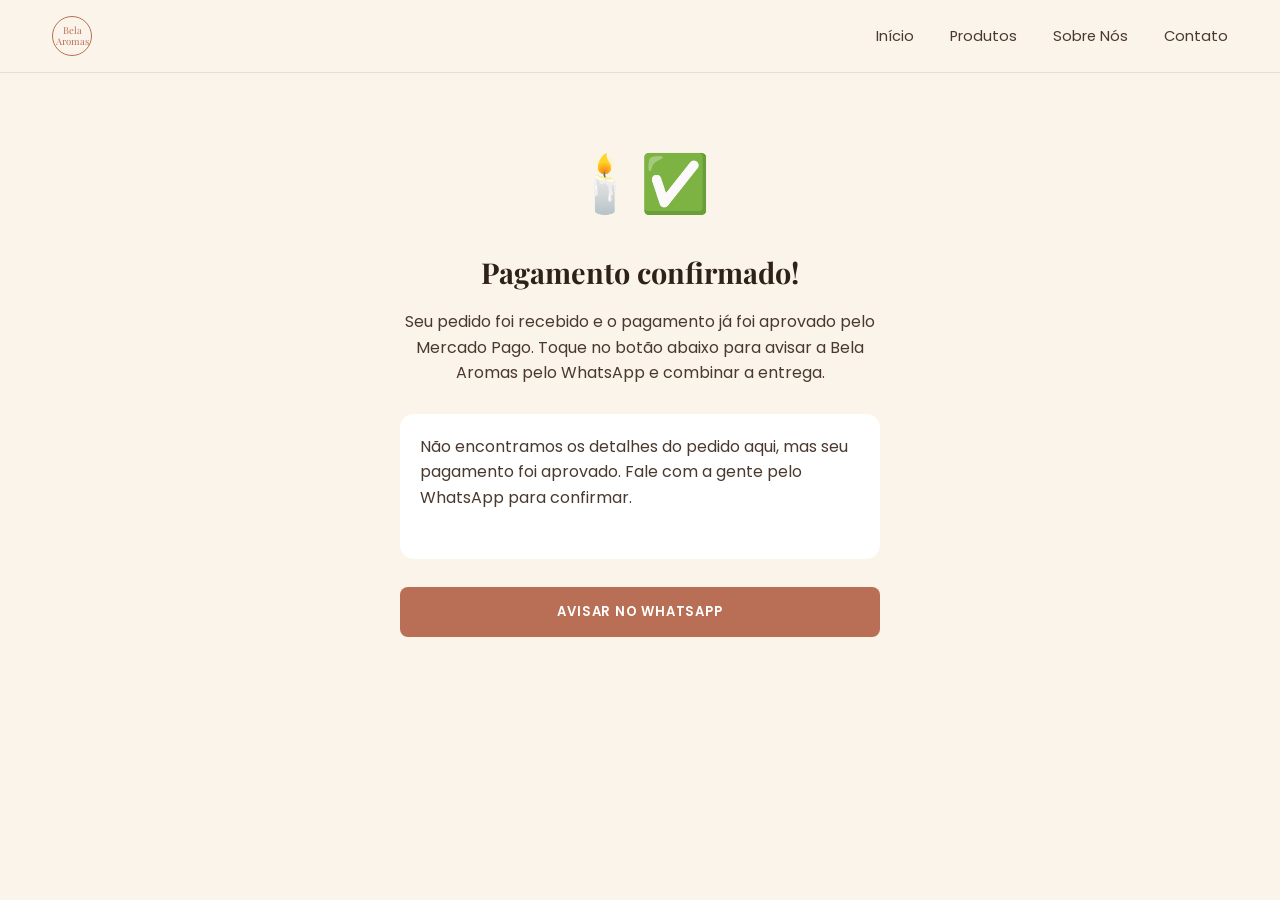
<file: sucesso.html>
<!DOCTYPE html>
<html lang="pt-BR">
<head>
  <meta charset="UTF-8">
  <meta name="viewport" content="width=device-width, initial-scale=1.0">
  <title>Pedido Confirmado — Bela Aromas</title>
  <link rel="stylesheet" href="css/style.css">
  <style>
    .result-section {
      min-height: 70vh;
      display: flex;
      align-items: center;
      justify-content: center;
      padding: 60px 24px;
      text-align: center;
    }
    .result-card {
      max-width: 480px;
    }
    .result-icon { font-size: 3.5rem; margin-bottom: 20px; }
    .result-card h1 {
      font-family: var(--font-display);
      font-size: 1.8rem;
      margin-bottom: 14px;
    }
    .result-card p {
      color: var(--brown-700);
      margin-bottom: 28px;
    }
    .result-summary {
      background: var(--white);
      border-radius: var(--radius-md);
      padding: 20px;
      text-align: left;
      margin-bottom: 28px;
    }
    .result-summary-item {
      display: flex;
      justify-content: space-between;
      font-size: 0.88rem;
      color: var(--brown-700);
      padding: 6px 0;
    }
  </style>
</head>
<body>

  <header class="site-header">
    <nav class="nav">
      <a href="index.html" class="logo"><span class="logo-badge">Bela<br>Aromas</span></a>
      <ul class="nav-links" id="nav-links">
        <li><a href="index.html">Início</a></li>
        <li><a href="produtos.html">Produtos</a></li>
        <li><a href="sobre.html">Sobre Nós</a></li>
        <li><a href="contato.html">Contato</a></li>
      </ul>
    </nav>
  </header>

  <section class="result-section">
    <div class="result-card">
      <div class="result-icon">🕯️✅</div>
      <h1>Pagamento confirmado!</h1>
      <p>Seu pedido foi recebido e o pagamento já foi aprovado pelo Mercado Pago. Toque no botão abaixo para avisar a Bela Aromas pelo WhatsApp e combinar a entrega.</p>

      <div class="result-summary" id="result-summary"></div>

      <button class="btn btn-primary" id="whatsapp-btn" style="width:100%; justify-content:center;">Avisar no WhatsApp</button>
    </div>
  </section>

  <script src="js/products-loader.js"></script>
  <script>
    const WHATSAPP_NUMBER = "5537998332591";
    const STORAGE_KEY = "belaAromasCart";

    function formatPrice(value) {
      return value.toLocaleString("pt-BR", { style: "currency", currency: "BRL" });
    }

    function getCart() {
      try {
        return JSON.parse(localStorage.getItem(STORAGE_KEY)) || [];
      } catch {
        return [];
      }
    }

    async function init() {
      await loadProducts();

      const cart = getCart();
      const summaryEl = document.getElementById("result-summary");
      const params = new URLSearchParams(window.location.search);
      const paymentId = params.get("payment_id") || "";

      if (cart.length === 0) {
        summaryEl.innerHTML = "<p>Não encontramos os detalhes do pedido aqui, mas seu pagamento foi aprovado. Fale com a gente pelo WhatsApp para confirmar.</p>";
      } else {
        let total = 0;
        summaryEl.innerHTML = cart.map(item => {
          const p = PRODUCTS.find(pr => pr.id === item.id);
          if (!p) return "";
          total += p.price * item.qty;
          const variantParts = [item.color, item.aroma].filter(Boolean);
          const variantText = variantParts.length ? ` (${variantParts.join(", ")})` : "";
          return `<div class="result-summary-item"><span>${item.qty}x ${p.name}${variantText}</span><span>${formatPrice(p.price * item.qty)}</span></div>`;
        }).join("") + `<div class="result-summary-item" style="border-top:1px solid var(--border-soft); margin-top:8px; padding-top:10px; font-weight:700;"><span>Total pago</span><span>${formatPrice(total)}</span></div>`;
      }

      document.getElementById("whatsapp-btn").addEventListener("click", () => {
        let msg = `Olá! Acabei de finalizar e *pagar* um pedido na Bela Aromas pelo site 🕯️✅\n\n`;

        cart.forEach(item => {
          const p = PRODUCTS.find(pr => pr.id === item.id);
          if (!p) return;
          const variantParts = [item.color, item.aroma].filter(Boolean);
          const variantText = variantParts.length ? ` (${variantParts.join(", ")})` : "";
          msg += `• ${item.qty}x ${p.name}${variantText}\n`;
        });

        if (paymentId) {
          msg += `\n*Código do pagamento:* ${paymentId}`;
        }
        msg += `\n\nPode confirmar meu pedido? 😊`;

        const url = `https://wa.me/${WHATSAPP_NUMBER}?text=${encodeURIComponent(msg)}`;
        window.open(url, "_blank");

        localStorage.removeItem(STORAGE_KEY);
      });
    }

    init();
  </script>
</body>
</html>
</file>
<file: css/style.css>
/* ==========================================================================
   Bela Aromas — Velas Artesanais
   ========================================================================== */

@import url('https://fonts.googleapis.com/css2?family=Playfair+Display:ital,wght@0,500;0,600;0,700;1,500;1,600&family=Poppins:wght@300;400;500;600&display=swap');

:root {
  /* Paleta */
  --cream: #FBF4EA;
  --cream-dark: #F5EBDD;
  --blush: #F3DED8;
  --terracotta: #B96F55;
  --terracotta-dark: #A15F47;
  --brown-900: #2E2117;
  --brown-700: #4A392E;
  --brown-500: #7C6A5C;
  --gold-star: #C08A5C;
  --white: #FFFFFF;
  --border-soft: rgba(46, 33, 23, 0.1);

  /* Tipografia */
  --font-display: 'Playfair Display', serif;
  --font-body: 'Poppins', sans-serif;

  /* Layout */
  --max-width: 1240px;
  --radius-sm: 8px;
  --radius-md: 14px;
}

* { margin: 0; padding: 0; box-sizing: border-box; }

html { scroll-behavior: smooth; }

body {
  font-family: var(--font-body);
  background: var(--cream);
  color: var(--brown-900);
  line-height: 1.6;
  -webkit-font-smoothing: antialiased;
}

img { max-width: 100%; display: block; }

a { text-decoration: none; color: inherit; }

ul { list-style: none; }

.container {
  max-width: var(--max-width);
  margin: 0 auto;
  padding: 0 32px;
}

.eyebrow {
  display: inline-block;
  font-size: 0.72rem;
  letter-spacing: 0.18em;
  text-transform: uppercase;
  color: var(--terracotta);
  font-weight: 500;
  margin-bottom: 14px;
}

.italic {
  font-style: italic;
  color: var(--terracotta);
  font-weight: 500;
}

/* ---------- Botões ---------- */
.btn {
  display: inline-flex;
  align-items: center;
  gap: 8px;
  padding: 14px 28px;
  border-radius: var(--radius-sm);
  font-family: var(--font-body);
  font-size: 0.82rem;
  font-weight: 600;
  letter-spacing: 0.06em;
  text-transform: uppercase;
  cursor: pointer;
  border: 1px solid transparent;
  transition: transform 0.2s ease, box-shadow 0.2s ease, background 0.2s ease;
}

.btn-primary {
  background: var(--terracotta);
  color: var(--white);
}
.btn-primary:hover {
  background: var(--terracotta-dark);
  transform: translateY(-2px);
  box-shadow: 0 10px 24px rgba(185, 111, 85, 0.35);
}

.btn-outline {
  background: transparent;
  border-color: var(--terracotta);
  color: var(--terracotta);
}
.btn-outline:hover {
  background: var(--terracotta);
  color: var(--white);
  transform: translateY(-2px);
}

.btn-sm {
  padding: 10px 18px;
  font-size: 0.72rem;
}

/* ---------- Header ---------- */
.site-header {
  position: sticky;
  top: 0;
  z-index: 100;
  background: var(--cream);
  border-bottom: 1px solid var(--border-soft);
}

.nav {
  display: flex;
  align-items: center;
  justify-content: space-between;
  padding: 16px 32px;
  max-width: var(--max-width);
  margin: 0 auto;
}

.logo {
  display: flex;
  align-items: center;
  gap: 10px;
}

.logo-badge {
  width: 40px;
  height: 40px;
  border-radius: 50%;
  border: 1px solid var(--terracotta);
  display: flex;
  align-items: center;
  justify-content: center;
  color: var(--terracotta);
  font-family: var(--font-display);
  font-size: 0.6rem;
  text-align: center;
  line-height: 1.1;
}

.nav-links {
  display: flex;
  gap: 36px;
}

.nav-links a {
  font-size: 0.92rem;
  color: var(--brown-700);
  position: relative;
  padding-bottom: 4px;
  transition: color 0.2s ease;
}

.nav-links a:hover,
.nav-links a.active {
  color: var(--terracotta);
}

.nav-links a.active::after {
  content: '';
  position: absolute;
  left: 0;
  bottom: -2px;
  width: 100%;
  height: 1px;
  background: var(--terracotta);
}

.nav-icons {
  display: flex;
  align-items: center;
  gap: 18px;
}

.cart-btn {
  position: relative;
  width: 40px;
  height: 40px;
  border: 1px solid var(--border-soft);
  border-radius: var(--radius-sm);
  display: flex;
  align-items: center;
  justify-content: center;
  cursor: pointer;
  background: transparent;
  color: var(--brown-900);
  transition: border-color 0.2s ease;
}
.cart-btn:hover { border-color: var(--terracotta); }

.cart-count {
  position: absolute;
  top: -6px;
  right: -6px;
  background: var(--terracotta);
  color: var(--white);
  font-size: 0.65rem;
  font-weight: 600;
  min-width: 18px;
  height: 18px;
  border-radius: 50%;
  display: flex;
  align-items: center;
  justify-content: center;
}

.menu-toggle {
  display: none;
  background: none;
  border: none;
  cursor: pointer;
  color: var(--brown-900);
}

/* ---------- Hero ---------- */
.hero {
  position: relative;
  padding: 90px 32px 110px;
  overflow: hidden;
  background: linear-gradient(180deg, var(--cream) 0%, var(--cream-dark) 100%);
}

.hero-bg-image {
  position: absolute;
  inset: 0;
  opacity: 0.16;
  background-size: cover;
  background-position: center;
  filter: sepia(20%);
}

.hero-content {
  position: relative;
  max-width: 640px;
  margin: 0 auto;
  text-align: left;
}

.hero h1 {
  font-family: var(--font-display);
  font-size: clamp(2.4rem, 5vw, 3.6rem);
  font-weight: 600;
  line-height: 1.15;
  color: var(--brown-900);
  margin-bottom: 22px;
}

.hero p {
  font-size: 1.02rem;
  color: var(--brown-700);
  max-width: 460px;
  margin-bottom: 34px;
}

.hero-actions {
  display: flex;
  gap: 16px;
  margin-bottom: 56px;
  flex-wrap: wrap;
}

.hero-stats {
  display: flex;
  gap: 32px;
  flex-wrap: wrap;
  row-gap: 20px;
}

.hero-stats div strong {
  display: block;
  font-family: var(--font-display);
  font-size: 1.4rem;
  color: var(--brown-900);
}

.hero-stats div span {
  font-size: 0.72rem;
  letter-spacing: 0.08em;
  text-transform: uppercase;
  color: var(--brown-500);
}

/* ---------- About ---------- */
.about {
  padding: 100px 32px;
  background: var(--cream);
}

.about-grid {
  max-width: var(--max-width);
  margin: 0 auto;
  display: grid;
  grid-template-columns: 1fr 1fr;
  gap: 64px;
  align-items: center;
}

.about-image-wrap {
  position: relative;
}

.about-image-wrap img {
  border-radius: var(--radius-md);
  width: 100%;
  aspect-ratio: 4/5;
  object-fit: cover;
}

.about-badge {
  position: absolute;
  bottom: -28px;
  right: -28px;
  background: var(--white);
  border-radius: var(--radius-sm);
  padding: 22px 26px;
  box-shadow: 0 18px 40px rgba(46, 33, 23, 0.12);
  text-align: center;
  min-width: 130px;
}

.about-badge strong {
  display: block;
  font-family: var(--font-display);
  font-size: 1.9rem;
  color: var(--terracotta);
}

.about-badge span {
  font-size: 0.72rem;
  color: var(--brown-500);
  letter-spacing: 0.04em;
}

.about h2 {
  font-family: var(--font-display);
  font-size: clamp(1.9rem, 3.4vw, 2.6rem);
  font-weight: 600;
  line-height: 1.2;
  margin-bottom: 22px;
}

.about p {
  color: var(--brown-700);
  margin-bottom: 18px;
}

.about-features {
  display: flex;
  gap: 30px;
  margin-top: 30px;
  flex-wrap: wrap;
}

.about-features div {
  border-left: 2px solid var(--terracotta);
  padding-left: 14px;
}

.about-features strong {
  display: block;
  font-size: 0.95rem;
  color: var(--brown-900);
  margin-bottom: 2px;
}

.about-features span {
  font-size: 0.8rem;
  color: var(--brown-500);
}

/* ---------- Section headers (reused) ---------- */
.section-head {
  max-width: 640px;
  margin: 0 auto 56px;
  text-align: center;
}

.section-head h2 {
  font-family: var(--font-display);
  font-size: clamp(1.9rem, 3.4vw, 2.5rem);
  font-weight: 600;
}

.section-head.align-left {
  text-align: left;
  margin: 0;
  max-width: none;
}

/* ---------- Testimonials ---------- */
.testimonials {
  padding: 100px 32px;
  background: var(--cream-dark);
}

.testimonial-grid {
  max-width: var(--max-width);
  margin: 0 auto;
  display: grid;
  grid-template-columns: repeat(3, 1fr);
  gap: 24px;
}

.testimonial-card {
  background: var(--cream);
  border-radius: var(--radius-md);
  padding: 32px 28px;
}

.testimonial-card p {
  color: var(--brown-700);
  font-size: 0.95rem;
  font-style: italic;
  margin-bottom: 22px;
}

.testimonial-author strong {
  display: block;
  font-size: 0.92rem;
  color: var(--brown-900);
}

.testimonial-author span {
  font-size: 0.78rem;
  color: var(--brown-500);
}

/* ---------- Newsletter ---------- */
.newsletter {
  background: var(--blush);
  padding: 90px 32px;
  text-align: center;
}

.newsletter .eyebrow { }

.newsletter h2 {
  font-family: var(--font-display);
  font-size: clamp(1.9rem, 3.4vw, 2.4rem);
  font-weight: 600;
  margin-bottom: 14px;
}

.newsletter p {
  color: var(--brown-700);
  margin-bottom: 30px;
}

.newsletter-form {
  display: flex;
  justify-content: center;
  gap: 14px;
  max-width: 480px;
  margin: 0 auto;
  flex-wrap: wrap;
}

.newsletter-form input {
  flex: 1;
  min-width: 220px;
  padding: 14px 18px;
  border-radius: var(--radius-sm);
  border: 1px solid var(--border-soft);
  font-family: var(--font-body);
  font-size: 0.9rem;
  background: var(--white);
}

.newsletter-form input:focus {
  outline: 2px solid var(--terracotta);
  outline-offset: 1px;
}

.form-msg {
  margin-top: 14px;
  font-size: 0.85rem;
  color: var(--terracotta-dark);
  min-height: 1.2em;
}

/* ---------- Footer ---------- */
.site-footer {
  background: var(--cream);
  padding: 70px 32px 30px;
}

.footer-grid {
  max-width: var(--max-width);
  margin: 0 auto;
  display: grid;
  grid-template-columns: 1.4fr 1fr 1fr;
  gap: 48px;
  padding-bottom: 40px;
}

.footer-brand p {
  color: var(--brown-500);
  font-size: 0.9rem;
  margin: 16px 0 20px;
  max-width: 320px;
}

.footer-socials {
  display: flex;
  gap: 12px;
}

.footer-socials a {
  width: 38px;
  height: 38px;
  border: 1px solid var(--border-soft);
  border-radius: var(--radius-sm);
  display: flex;
  align-items: center;
  justify-content: center;
  transition: border-color 0.2s ease, color 0.2s ease;
}
.footer-socials a:hover {
  border-color: var(--terracotta);
  color: var(--terracotta);
}

.footer-col h4 {
  font-size: 0.78rem;
  letter-spacing: 0.1em;
  text-transform: uppercase;
  color: var(--brown-900);
  margin-bottom: 18px;
}

.footer-col li {
  margin-bottom: 12px;
  font-size: 0.9rem;
  color: var(--brown-500);
}

.footer-col a:hover { color: var(--terracotta); }

.footer-bottom {
  border-top: 1px solid var(--border-soft);
  padding-top: 24px;
  text-align: center;
  font-size: 0.8rem;
  color: var(--brown-500);
}

/* ---------- Produtos: hero da coleção ---------- */
.collection-hero {
  padding: 70px 32px 40px;
}

.collection-head {
  max-width: var(--max-width);
  margin: 0 auto;
  display: flex;
  justify-content: space-between;
  align-items: flex-end;
  gap: 24px;
  flex-wrap: wrap;
}

.collection-head h1 {
  font-family: var(--font-display);
  font-size: clamp(2rem, 4vw, 2.8rem);
  font-weight: 600;
  line-height: 1.2;
}

.filters {
  display: flex;
  gap: 10px;
  flex-wrap: wrap;
}

.filter-btn {
  padding: 10px 20px;
  border-radius: var(--radius-sm);
  border: 1px solid var(--border-soft);
  background: var(--white);
  font-size: 0.78rem;
  font-weight: 600;
  letter-spacing: 0.04em;
  text-transform: uppercase;
  cursor: pointer;
  color: var(--brown-700);
  transition: all 0.2s ease;
}

.filter-btn.active,
.filter-btn:hover {
  background: var(--terracotta);
  color: var(--white);
  border-color: var(--terracotta);
}

/* ---------- Grid de produtos ---------- */
.products-section {
  padding: 20px 32px 100px;
}

.products-grid {
  max-width: var(--max-width);
  margin: 0 auto;
  display: grid;
  grid-template-columns: repeat(3, 1fr);
  gap: 28px;
}

.product-card {
  background: var(--white);
  border-radius: var(--radius-md);
  overflow: hidden;
  display: flex;
  flex-direction: column;
  transition: transform 0.25s ease, box-shadow 0.25s ease;
}

.product-card:hover {
  transform: translateY(-6px);
  box-shadow: 0 20px 40px rgba(46, 33, 23, 0.12);
}

.product-media {
  position: relative;
  aspect-ratio: 1/1;
  overflow: hidden;
}

.product-media img {
  width: 100%;
  height: 100%;
  object-fit: cover;
  transition: transform 0.4s ease;
}

.carousel-slide {
  position: absolute;
  inset: 0;
  opacity: 0;
  z-index: 0;
  pointer-events: none;
}

.carousel-slide.active {
  opacity: 1;
  z-index: 1;
  pointer-events: auto;
}

.carousel-arrow {
  position: absolute;
  top: 50%;
  transform: translateY(-50%);
  z-index: 5;
  width: 30px;
  height: 30px;
  border-radius: 50%;
  border: none;
  background: rgba(255, 255, 255, 0.85);
  color: var(--brown-900);
  font-size: 1.1rem;
  line-height: 1;
  cursor: pointer;
  display: flex;
  align-items: center;
  justify-content: center;
  opacity: 0;
  transition: opacity 0.2s ease, background 0.2s ease;
}

.product-card:hover .carousel-arrow {
  opacity: 1;
}

.carousel-arrow:hover {
  background: var(--white);
}

.carousel-arrow.prev { left: 10px; }
.carousel-arrow.next { right: 10px; }

.carousel-dots {
  position: absolute;
  bottom: 10px;
  left: 0;
  right: 0;
  z-index: 5;
  display: flex;
  justify-content: center;
  gap: 5px;
}

.carousel-dots .dot {
  width: 6px;
  height: 6px;
  border-radius: 50%;
  background: rgba(255, 255, 255, 0.6);
  transition: background 0.2s ease;
}

.carousel-dots .dot.active {
  background: var(--white);
}

.product-card:hover .product-media img.active {
  transform: scale(1.06);
}

.product-tag {
  position: absolute;
  top: 14px;
  left: 14px;
  z-index: 6;
  background: var(--terracotta);
  color: var(--white);
  font-size: 0.68rem;
  font-weight: 600;
  letter-spacing: 0.05em;
  text-transform: uppercase;
  padding: 6px 12px;
  border-radius: 6px;
}

.wishlist-btn {
  position: absolute;
  top: 12px;
  right: 12px;
  z-index: 6;
  width: 34px;
  height: 34px;
  border-radius: 50%;
  border: none;
  background: rgba(255, 255, 255, 0.92);
  display: flex;
  align-items: center;
  justify-content: center;
  cursor: pointer;
  color: var(--brown-700);
  transition: color 0.2s ease, transform 0.2s ease;
}
.wishlist-btn:hover { transform: scale(1.08); }
.wishlist-btn.active { color: var(--terracotta); }
.wishlist-btn.active svg { fill: var(--terracotta); }

.product-info {
  padding: 20px 22px 24px;
  display: flex;
  flex-direction: column;
  flex: 1;
}

.product-category {
  font-size: 0.68rem;
  letter-spacing: 0.1em;
  text-transform: uppercase;
  color: var(--terracotta);
  font-weight: 600;
  margin-bottom: 8px;
}

.product-info h3 {
  font-family: var(--font-display);
  font-size: 1.15rem;
  font-weight: 600;
  margin-bottom: 8px;
  color: var(--brown-900);
}

.product-info > p {
  font-size: 0.85rem;
  color: var(--brown-500);
  margin-bottom: 14px;
  flex: 1;
}

.product-footer {
  display: flex;
  align-items: center;
  justify-content: space-between;
  gap: 12px;
}

.product-price {
  font-family: var(--font-display);
  font-size: 1.15rem;
  font-weight: 600;
  color: var(--brown-900);
}

.add-btn {
  display: inline-flex;
  align-items: center;
  gap: 6px;
  padding: 10px 16px;
  border-radius: var(--radius-sm);
  background: var(--terracotta);
  color: var(--white);
  border: none;
  font-size: 0.72rem;
  font-weight: 700;
  letter-spacing: 0.05em;
  text-transform: uppercase;
  cursor: pointer;
  transition: background 0.2s ease, transform 0.2s ease;
}

.add-btn:hover {
  background: var(--terracotta-dark);
  transform: translateY(-2px);
}

.add-btn.added {
  background: var(--brown-900);
}

.empty-state {
  text-align: center;
  padding: 60px 20px;
  color: var(--brown-500);
  grid-column: 1 / -1;
}

/* ---------- Carrinho (drawer) ---------- */
.cart-overlay {
  position: fixed;
  inset: 0;
  background: rgba(46, 33, 23, 0.4);
  opacity: 0;
  pointer-events: none;
  transition: opacity 0.3s ease;
  z-index: 200;
}
.cart-overlay.open { opacity: 1; pointer-events: auto; }

.cart-drawer {
  position: fixed;
  top: 0;
  right: 0;
  height: 100%;
  width: min(420px, 92vw);
  background: var(--cream);
  z-index: 201;
  transform: translateX(100%);
  transition: transform 0.35s ease;
  display: flex;
  flex-direction: column;
  box-shadow: -20px 0 50px rgba(0,0,0,0.15);
}
.cart-drawer.open { transform: translateX(0); }

.cart-header {
  display: flex;
  align-items: center;
  justify-content: space-between;
  padding: 24px 26px;
  border-bottom: 1px solid var(--border-soft);
}

.cart-header h3 {
  font-family: var(--font-display);
  font-size: 1.3rem;
}

.cart-close {
  background: none;
  border: none;
  cursor: pointer;
  color: var(--brown-700);
}

.cart-items {
  flex: 1;
  overflow-y: auto;
  padding: 20px 26px;
  display: flex;
  flex-direction: column;
  gap: 18px;
}

.cart-item {
  display: flex;
  gap: 14px;
  align-items: center;
}

.cart-item img {
  width: 64px;
  height: 64px;
  border-radius: 8px;
  object-fit: cover;
}

.cart-item-info { flex: 1; }

.cart-item-info h4 {
  font-size: 0.9rem;
  margin-bottom: 4px;
  color: var(--brown-900);
}

.cart-item-info span {
  font-size: 0.8rem;
  color: var(--brown-500);
}

.qty-control {
  display: flex;
  align-items: center;
  gap: 10px;
  margin-top: 6px;
}

.qty-control button {
  width: 24px;
  height: 24px;
  border-radius: 6px;
  border: 1px solid var(--border-soft);
  background: var(--white);
  cursor: pointer;
  font-size: 0.85rem;
  line-height: 1;
}

.remove-item {
  background: none;
  border: none;
  color: var(--brown-500);
  cursor: pointer;
  font-size: 0.75rem;
  text-decoration: underline;
  margin-top: 4px;
}

.cart-footer {
  padding: 22px 26px 28px;
  border-top: 1px solid var(--border-soft);
}

.cart-total {
  display: flex;
  justify-content: space-between;
  font-family: var(--font-display);
  font-size: 1.15rem;
  margin-bottom: 18px;
}

.cart-footer .btn { width: 100%; justify-content: center; }

.cart-empty {
  text-align: center;
  color: var(--brown-500);
  padding: 60px 20px;
  font-size: 0.9rem;
}

/* ---------- Checkout (modal) ---------- */
.checkout-overlay {
  position: fixed;
  inset: 0;
  background: rgba(46, 33, 23, 0.5);
  opacity: 0;
  pointer-events: none;
  transition: opacity 0.3s ease;
  z-index: 300;
}
.checkout-overlay.open { opacity: 1; pointer-events: auto; }

.checkout-modal {
  position: fixed;
  top: 50%;
  left: 50%;
  transform: translate(-50%, -48%);
  width: min(460px, 92vw);
  max-height: 88vh;
  overflow-y: auto;
  background: var(--cream);
  border-radius: var(--radius-md);
  z-index: 301;
  opacity: 0;
  pointer-events: none;
  transition: opacity 0.25s ease, transform 0.25s ease;
  box-shadow: 0 30px 70px rgba(0,0,0,0.25);
}
.checkout-modal.open {
  opacity: 1;
  pointer-events: auto;
  transform: translate(-50%, -50%);
}

.checkout-header {
  display: flex;
  align-items: center;
  justify-content: space-between;
  padding: 24px 26px 0;
}

.checkout-header h3 {
  font-family: var(--font-display);
  font-size: 1.3rem;
}

.checkout-close {
  background: none;
  border: none;
  cursor: pointer;
  color: var(--brown-700);
  font-size: 1rem;
}

.checkout-body {
  padding: 18px 26px 28px;
}

.checkout-summary {
  background: var(--white);
  border-radius: var(--radius-sm);
  padding: 16px 18px;
  margin-bottom: 16px;
  display: flex;
  flex-direction: column;
  gap: 8px;
}

.checkout-summary-item {
  display: flex;
  justify-content: space-between;
  font-size: 0.88rem;
  color: var(--brown-700);
}

.checkout-total-row {
  display: flex;
  justify-content: space-between;
  font-family: var(--font-display);
  font-size: 1.1rem;
  margin-bottom: 22px;
  padding-top: 10px;
  border-top: 1px solid var(--border-soft);
}

.checkout-form {
  display: flex;
  flex-direction: column;
  gap: 16px;
}

.checkout-form label.field-label {
  font-size: 0.82rem;
  font-weight: 600;
  color: var(--brown-900);
  margin-bottom: -8px;
}

.checkout-form input[type="text"],
.checkout-form textarea {
  padding: 12px 16px;
  border-radius: var(--radius-sm);
  border: 1px solid var(--border-soft);
  font-family: var(--font-body);
  font-size: 0.9rem;
  background: var(--white);
  width: 100%;
}

.checkout-form textarea {
  min-height: 70px;
  resize: vertical;
}

.checkout-form input:focus,
.checkout-form textarea:focus {
  outline: 2px solid var(--terracotta);
  outline-offset: 1px;
}

.payment-options {
  display: flex;
  gap: 12px;
}

.payment-option {
  flex: 1;
  position: relative;
}

.payment-option input {
  position: absolute;
  opacity: 0;
  inset: 0;
  cursor: pointer;
}

.payment-option span {
  display: flex;
  align-items: center;
  justify-content: center;
  gap: 8px;
  padding: 14px;
  border: 1px solid var(--border-soft);
  border-radius: var(--radius-sm);
  font-size: 0.88rem;
  font-weight: 600;
  color: var(--brown-700);
  background: var(--white);
  transition: all 0.2s ease;
}

.payment-option input:checked + span {
  border-color: var(--terracotta);
  background: var(--blush);
  color: var(--terracotta-dark);
}

.address-grid {
  display: grid;
  grid-template-columns: 2fr 1fr;
  gap: 10px;
}

.payment-option.disabled {
  opacity: 0.45;
  pointer-events: none;
}

.payment-option input:disabled + span {
  cursor: not-allowed;
}

.cash-hint {
  font-size: 0.76rem;
  color: var(--brown-500);
  margin-top: -4px;
  line-height: 1.4;
}

.pix-block {
  background: var(--white);
  border: 1px solid var(--border-soft);
  border-radius: var(--radius-sm);
  padding: 18px;
  display: flex;
  flex-direction: column;
  align-items: center;
  gap: 12px;
  text-align: center;
}

.pix-title {
  font-size: 0.85rem;
  font-weight: 600;
  color: var(--brown-900);
}

.pix-qrcode-wrap {
  background: var(--cream);
  padding: 10px;
  border-radius: 10px;
  display: inline-flex;
}

.pix-copy-row {
  display: flex;
  gap: 8px;
  width: 100%;
}

.pix-copy-row input {
  flex: 1;
  min-width: 0;
  padding: 10px 12px;
  border-radius: var(--radius-sm);
  border: 1px solid var(--border-soft);
  font-size: 0.72rem;
  background: var(--cream-dark);
  color: var(--brown-500);
  font-family: monospace;
}

.pix-copy-feedback {
  font-size: 0.78rem;
  color: var(--terracotta-dark);
  min-height: 1.1em;
}

.pix-receipt-note {
  font-size: 0.8rem;
  color: var(--brown-700);
  background: var(--blush);
  border-radius: 8px;
  padding: 10px 14px;
  line-height: 1.4;
  text-align: left;
}

.pix-confirm-label {
  display: flex;
  align-items: flex-start;
  gap: 10px;
  font-size: 0.85rem;
  color: var(--brown-900);
  text-align: left;
  cursor: pointer;
  padding-top: 4px;
}

.pix-confirm-label input {
  margin-top: 3px;
  width: 16px;
  height: 16px;
  accent-color: var(--terracotta);
  cursor: pointer;
  flex-shrink: 0;
}

.checkout-form .btn:disabled {
  opacity: 0.45;
  cursor: not-allowed;
  transform: none !important;
}

.checkout-form .btn {
  width: 100%;
  justify-content: center;
  margin-top: 4px;
}

.checkout-hint {
  font-size: 0.78rem;
  color: var(--brown-500);
  text-align: center;
  margin-top: 12px;
}

/* ---------- Responsivo ---------- */
@media (max-width: 900px) {
  .about-grid { grid-template-columns: 1fr; }
  .testimonial-grid { grid-template-columns: 1fr; }
  .products-grid { grid-template-columns: repeat(2, 1fr); }
  .footer-grid { grid-template-columns: 1fr 1fr; }
}

@media (max-width: 640px) {
  .nav-links {
    display: none;
    position: absolute;
    top: 100%;
    left: 0;
    right: 0;
    flex-direction: column;
    gap: 0;
    background: var(--cream);
    border-bottom: 1px solid var(--border-soft);
    box-shadow: 0 12px 24px rgba(46, 33, 23, 0.08);
    z-index: 150;
  }
  .nav-links.mobile-open {
    display: flex;
  }
  .nav-links li {
    width: 100%;
  }
  .nav-links a {
    display: block;
    padding: 16px 32px;
    border-bottom: 1px solid var(--border-soft);
  }
  .nav-links a.active::after {
    display: none;
  }
  .nav {
    position: relative;
  }
  .menu-toggle { display: flex; }
  .products-grid { grid-template-columns: 1fr; }
  .footer-grid { grid-template-columns: 1fr; }
  .collection-head { flex-direction: column; align-items: flex-start; }
  .address-grid { grid-template-columns: 1fr; }
  .hero { padding: 60px 20px 70px; }
  .about, .testimonials { padding: 70px 20px; }
}
</file>
